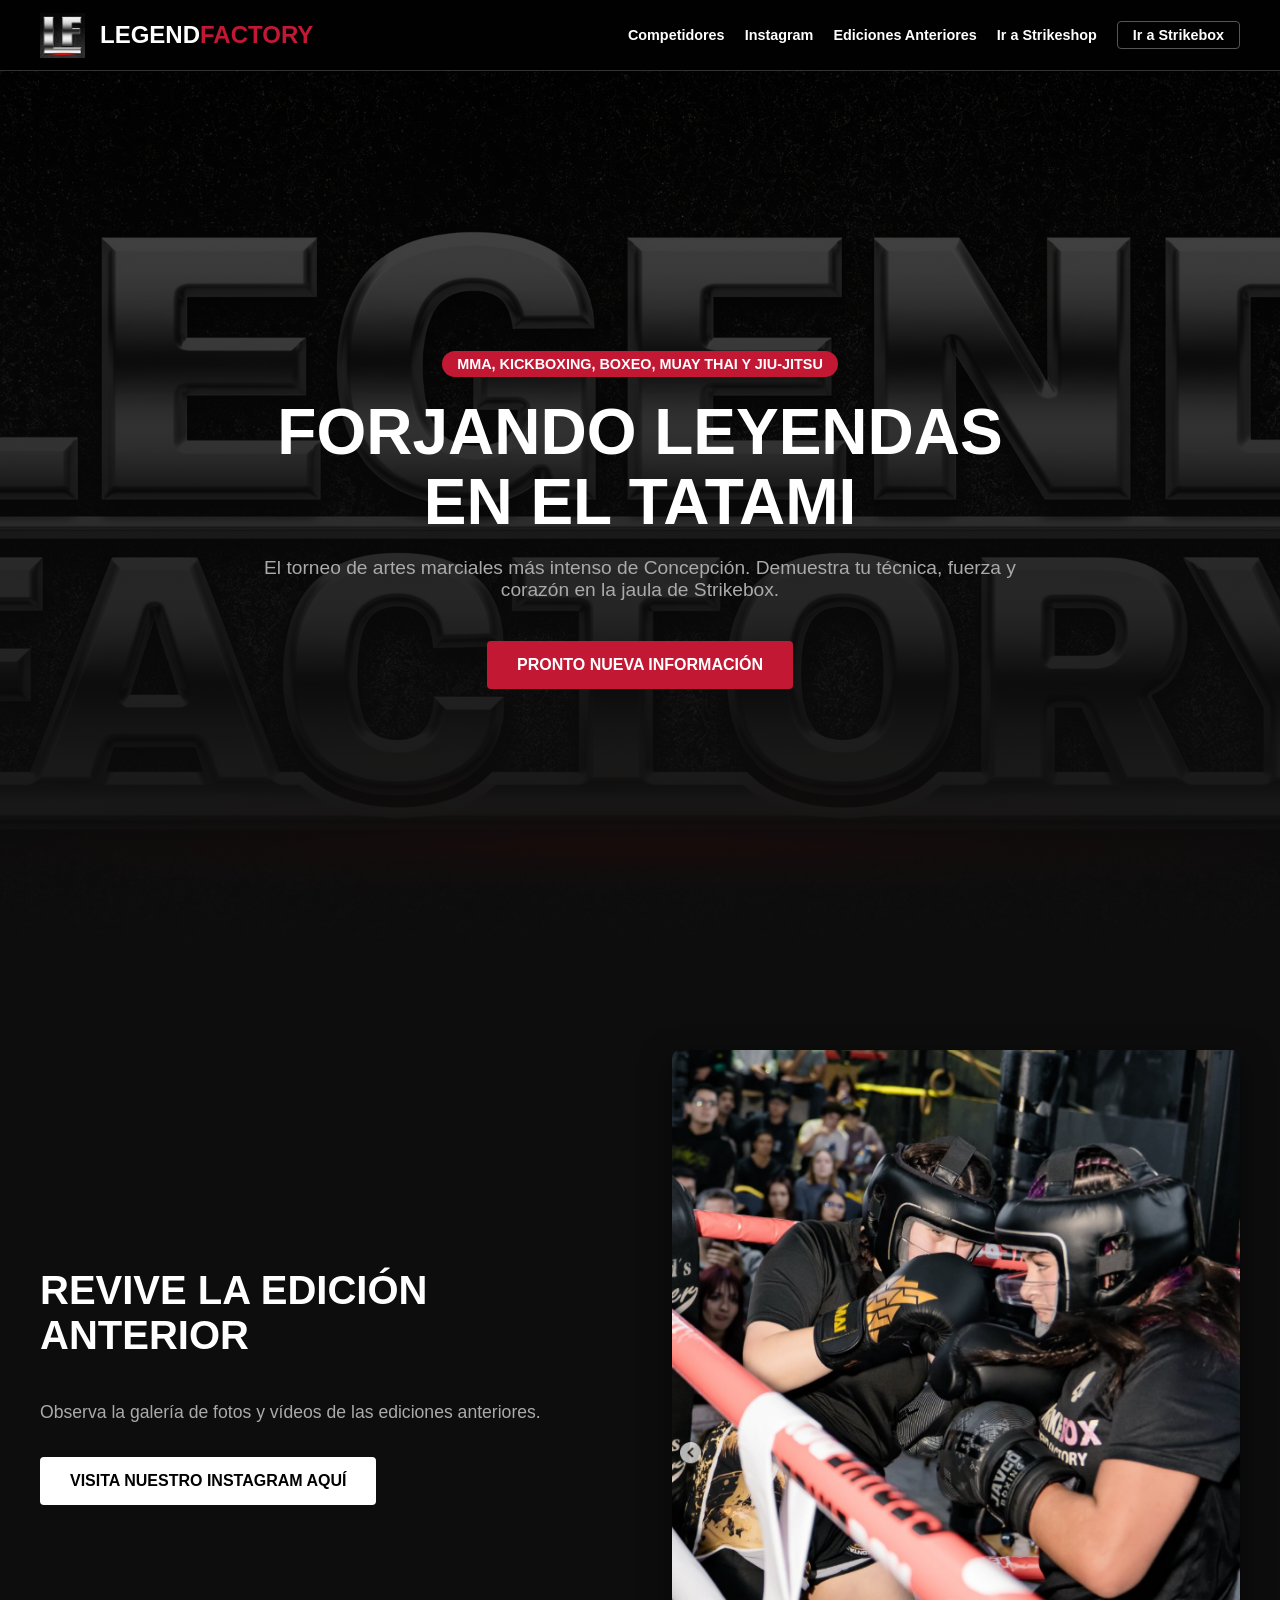
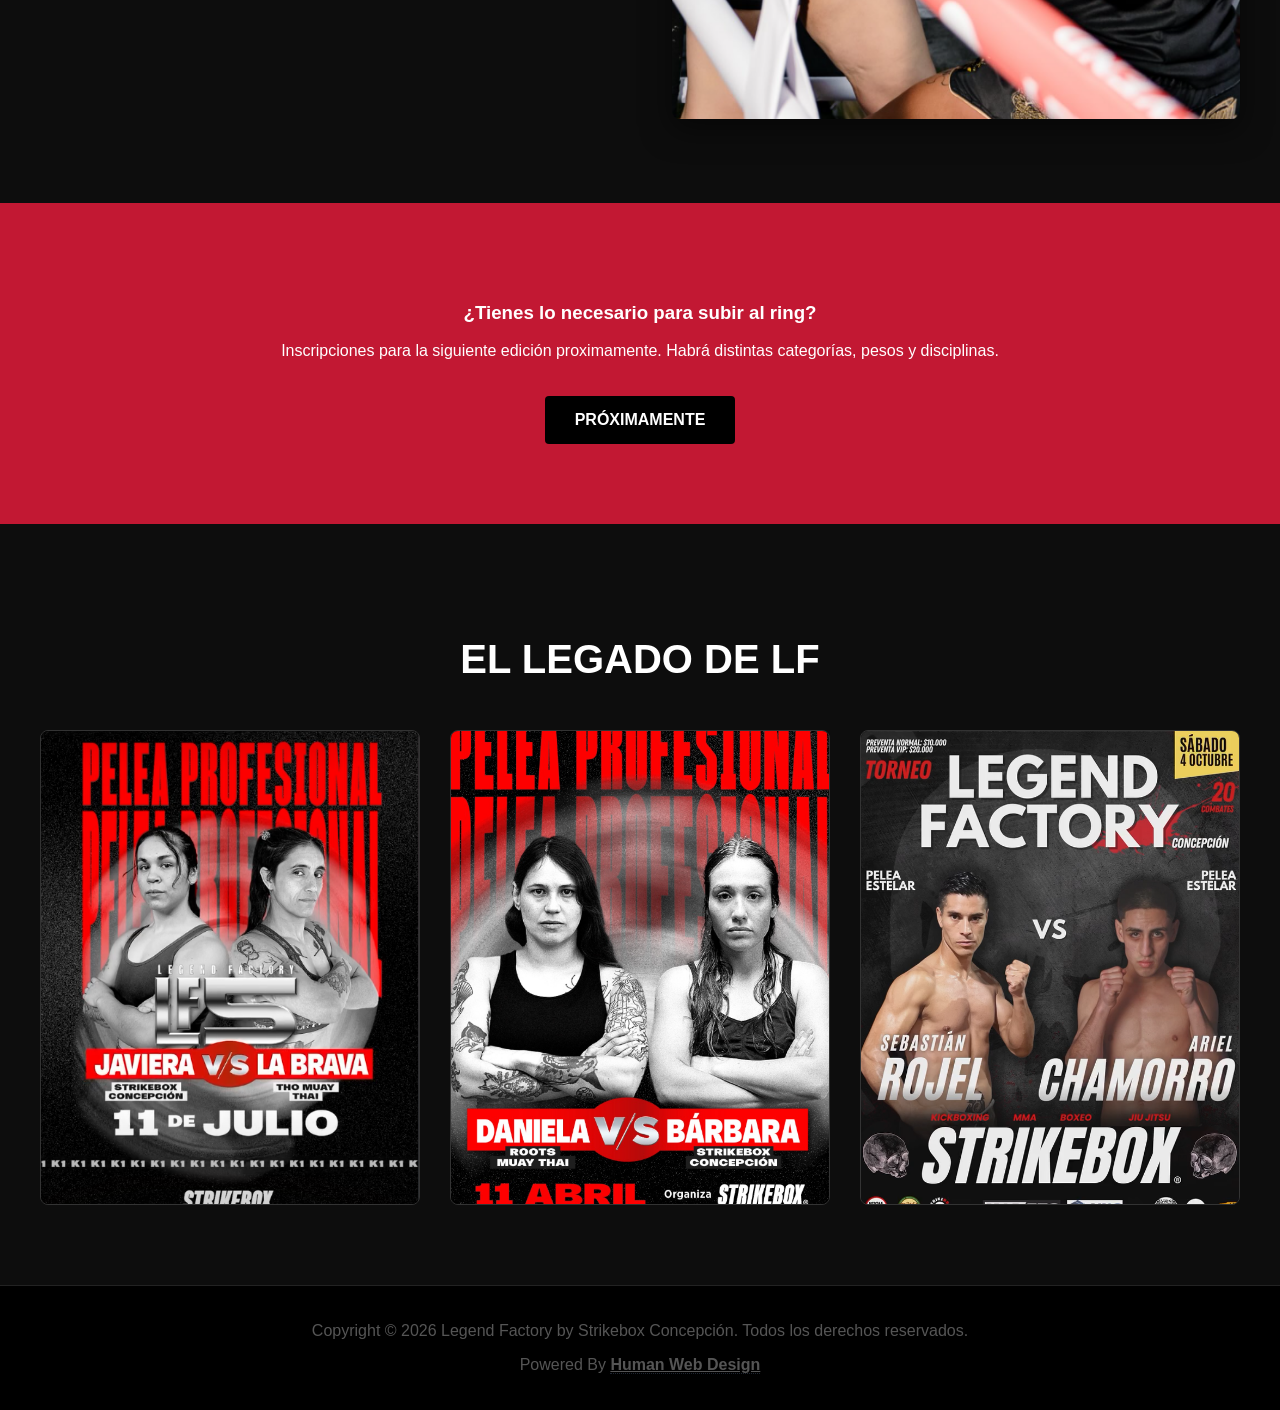
<file: legendfactory.html>
<!DOCTYPE html>
<html lang="es">
    <head>
        <meta charset="UTF-8">
        <meta name="viewport" content="width=device-width, initial-scale=1.0">
        <title>Legend Factory | Torneo Oficial Strikebox</title>
        <link rel="stylesheet" href="legendfactory.css">
        <link rel="icon" type="image/x-icon" href="assets/img/faviconlf.ico">
    </head>
    <body class="lf-body">

        <!-- Header / Navegación -->
        <header class="lf-header">
            <div class="contenedor nav-lf">
                <div class="marca-lf">
                    <img src="assets/img/logolf.webp" alt="Logo Legend Factory" class="logo-img-lf">
                    <h1 class="logo-text">LEGEND<span>FACTORY</span></h1>
                </div>
                <button class="menu-toggle" id="menu-toggle" aria-label="Abrir menú">
                    <span class="bar"></span>
                    <span class="bar"></span>
                    <span class="bar"></span>
                </button>
                <!-- SE AGREGÓ EL ID nav-links AQUÍ -->
                <nav class="enlaces-lf" id="nav-links">
                    <a href="#inscripciones">Competidores</a>
                    <a href="#entradas">Instagram</a>
                    <a href="#historia">Ediciones Anteriores</a>
                    <a href="/strikeshop">Ir a Strikeshop</a>
                    <a href="/index" class="btn-volver">Ir a Strikebox</a>
                </nav>
            </div>
        </header>

        <!-- Hero Section (Portada del Evento) -->
        <section class="hero-lf">
            <div class="hero-overlay"></div>
            <div class="contenedor hero-contenido">
                <span class="badge-lf">MMA, Kickboxing, Boxeo, Muay Thai y Jiu-Jitsu</span>
                <h2>FORJANDO LEYENDAS<br>EN EL TATAMI</h2>
                <p>El torneo de artes marciales más intenso de Concepción. Demuestra tu técnica, fuerza y corazón en la jaula de Strikebox.</p>
                
                <!-- Contador Regresivo
                <div id="contador" class="contador-lf">
                    Se inyecta con JS
                </div> -->

                <div class="hero-botones">
                    <a href="#" class="btn-lf-primario">PRONTO NUEVA INFORMACIÓN</a>
                    <!-- <a href="#" class="btn-lf-secundario">Compra de Entradas</a> -->
                </div>
            </div>
        </section>

        <!-- Sección de Entradas (Público) -->
        <section id="entradas" class="seccion-lf bg-oscuro">
            <div class="contenedor grid-entradas">
                <div class="texto-entradas">
                    <h3>REVIVE LA EDICIÓN ANTERIOR</h3>
                    <p>Observa la galería de fotos y vídeos de las ediciones anteriores.</p>
                    <a href="https://www.instagram.com/strikebox_cl/" class="btn-lf-ticket" target="_blank">VISITA NUESTRO INSTAGRAM AQUÍ</a>
                </div>
                <div class="imagen-entradas">
                    <img src="assets/img/tickets.png" alt="Público Legend Factory">
                </div>
            </div>
        </section>

        <!-- Sección de Inscripción (Peleadores) -->
        <section id="inscripciones" class="seccion-lf bg-rojo">
            <div class="contenedor text-center">
                <h3>¿Tienes lo necesario para subir al ring?</h3>
                <p>Inscripciones para la siguiente edición proximamente. Habrá distintas categorías, pesos y disciplinas.</p>
                <a href=" target="_blank" class="btn-lf-inscripcion">PRÓXIMAMENTE</a>
            </div>
        </section>

        <!-- Historia / Ediciones Anteriores -->
        <section id="historia" class="seccion-lf bg-oscuro">
            <div class="contenedor">
                <h2 class="titulo-centrado">El Legado de LF</h2>
                
                <div class="grilla-historia">
                    <!-- Afiche 1 -->
                    <a href="https://www.instagram.com/reels/DaAiqnDoQ_1/" target="_blank" class="tarjeta-legado">
                        <img src="assets/img/lf5.png" alt="LF V">
                        <div class="overlay-legado">
                            <span>Legend Factory V<br>Ver en Instagram</span>
                        </div>
                    </a>

                    <!-- Afiche 2-->
                    <a href="https://www.instagram.com/p/DVrKTcbj1bV/?utm_source=ig_embed&amp;utm_campaign=loading" target="_blank" class="tarjeta-legado">
                        <img src="assets/img/lf4.png" alt="LF IV">
                        <div class="overlay-legado">
                            <span>Legend Factory IV<br>Ver en Instagram</span>
                        </div>
                    </a>

                    <!-- Afiche 3 -->
                    <a href="https://www.instagram.com/reel/DOCeGyOlWQK/?utm_source=ig_embed&amp;utm_campaign=loading" target="_blank" class="tarjeta-legado">
                        <img src="assets/img/lf3.png" alt="LF III">
                        <div class="overlay-legado">
                            <span>Legend Factory III <br>Ver en Instagram</span>
                        </div>
                    </a>
                </div>
            </div>
        </section>

        <!-- Footer Simple -->
        <footer class="footer-lf">
            <p>Copyright &copy; 2026 Legend Factory by Strikebox Concepción. Todos los derechos reservados.</p>
            <p class="footer-powered">
                Powered By <a href="https://www.humanwebdesign.cl" target="_blank" rel="noopener noreferrer" class="powered-link">Human Web Design</a>
            </p>
        </footer>

        <script async src="//www.instagram.com/embed.js"></script>
        <script src="legendfactory.js"></script>
    </body>
</html>
</file>
<file: legendfactory.css>
/* Variables y Reseteo */
:root {
    --rojo-strike: #C21833;
    --fondo-principal: #0d0d0d;
    --fondo-secundario: #1a1a1a;
    --texto-blanco: #ffffff;
    --texto-gris: #aaaaaa;
}

body.lf-body {
    margin: 0;
    font-family: 'Montserrat', sans-serif;
    background-color: var(--fondo-principal);
    color: var(--texto-blanco);
    scroll-behavior: smooth;
    width: 100%; 
    overflow-x: hidden; 
}

.contenedor { max-width: 1200px; margin: 0 auto; padding: 0 20px; }
.text-center { text-align: center; }

/* Header */
.lf-header {
    background-color: rgba(0, 0, 0, 0.9);
    position: fixed;
    width: 100%;
    top: 0;
    z-index: 1000;
    border-bottom: 1px solid #333;
    backdrop-filter: blur(5px);
}

.nav-lf {
    display: flex;
    justify-content: space-between;
    align-items: center;
    height: 70px;
}

.menu-toggle {
    display: none;
    flex-direction: column;
    gap: 6px;
    background: none;
    border: none;
    cursor: pointer;
    z-index: 1100;
    padding: 10px;
}

.menu-toggle .bar {
    width: 30px;
    height: 3px;
    background-color: var(--texto-blanco); /* CORREGIDO: ahora es blanco */
    transition: all 0.3s ease;
    border-radius: 2px;
}

.logo-text { font-size: 1.5rem; margin: 0; font-weight: 900; }
.logo-text span { color: var(--rojo-strike); }

.enlaces-lf {
    display: flex;
    gap: 20px;
    align-items: center;
}

.enlaces-lf a {
    color: var(--texto-blanco);
    text-decoration: none;
    font-size: 0.9rem;
    font-weight: 600;
    transition: color 0.3s;
}

.enlaces-lf a:hover { color: var(--rojo-strike); }

.btn-volver {
    border: 1px solid #555;
    padding: 5px 15px;
    border-radius: 4px;
}

/* Hero Section */
.hero-lf {
    position: relative;
    height: 100vh;
    display: flex;
    align-items: center;
    justify-content: center;
    text-align: center;
    background: url('assets/img/fondolf.webp') center/cover no-repeat;
    margin-top: 70px; /* Compensa el header fijo */
}

.hero-overlay {
    position: absolute;
    top: 0; left: 0; width: 100%; height: 100%;
    background: linear-gradient(to bottom, rgba(0,0,0,0.7), rgba(13,13,13,1));
    z-index: 1;
}

.hero-contenido {
    position: relative;
    z-index: 2;
    max-width: 800px;
}

.badge-lf {
    background-color: var(--rojo-strike);
    color: white;
    padding: 5px 15px;
    text-transform: uppercase;
    font-weight: bold;
    border-radius: 30px;
    font-size: 0.9rem;
    display: inline-block;
    margin-bottom: 20px;
}

.hero-lf h2 {
    font-size: 4rem;
    margin: 0 0 20px 0;
    line-height: 1.1;
    text-transform: uppercase;
}

.hero-lf p {
    font-size: 1.2rem;
    color: var(--texto-gris);
    margin-bottom: 40px;
}

/* Contador */
.contador-lf {
    display: flex;
    justify-content: center;
    gap: 20px;
    margin-bottom: 40px;
}

.tiempo-caja {
    background-color: rgba(255, 255, 255, 0.1);
    border: 1px solid rgba(255, 255, 255, 0.2);
    padding: 15px;
    border-radius: 8px;
    min-width: 80px;
}

.tiempo-numero { display: block; font-size: 2rem; font-weight: bold; }
.tiempo-texto { display: block; font-size: 0.8rem; text-transform: uppercase; color: var(--rojo-strike); }

/* Botones Hero */
.hero-botones { display: flex; gap: 15px; justify-content: center; }

.btn-lf-primario, .btn-lf-secundario, .btn-lf-ticket, .btn-lf-inscripcion {
    padding: 15px 30px;
    font-weight: bold;
    text-decoration: none;
    border-radius: 4px;
    text-transform: uppercase;
    transition: all 0.3s;
}

.btn-lf-primario {
    background-color: var(--rojo-strike);
    color: white;
}

.btn-lf-primario:hover { background-color: #a01328; }

.btn-lf-secundario {
    background-color: transparent;
    color: white;
    border: 2px solid white;
}

.btn-lf-secundario:hover { background-color: white; color: black; }

/* Secciones Generales */
.seccion-lf { padding: 5rem 0; }
.bg-oscuro { background-color: var(--fondo-principal); }
.bg-rojo { background-color: var(--rojo-strike); color: white; }

.titulo-centrado {
    text-align: center;
    font-size: 2.5rem;
    margin-bottom: 3rem;
    text-transform: uppercase;
}

/* Entradas Grid */
.grid-entradas {
    display: grid;
    grid-template-columns: 1fr 1fr;
    gap: 4rem;
    align-items: center;
}

.texto-entradas h3 { font-size: 2.5rem; margin-top: 0; }
.texto-entradas p { color: var(--texto-gris); font-size: 1.1rem; line-height: 1.6; margin-bottom: 30px; }
.btn-lf-ticket { background-color: white; color: black; display: inline-block; }

.imagen-entradas img { width: 100%; border-radius: 8px; box-shadow: 0 10px 30px rgba(0,0,0,0.5); }

/* Inscripciones */
.btn-lf-inscripcion {
    background-color: #000;
    color: white;
    display: inline-block;
    margin-top: 20px;
}

/* Grilla Historia */
.grilla-historia {
    display: grid;
    grid-template-columns: repeat(auto-fit, minmax(300px, 1fr));
    gap: 30px;
}

.tarjeta-legado {
    position: relative;
    display: block;
    border-radius: 8px;
    overflow: hidden;
    border: 1px solid #333;
    transition: transform 0.3s ease, border-color 0.3s ease;
    background-color: var(--fondo-secundario);
}

.tarjeta-legado:hover {
    transform: translateY(-5px);
    border-color: var(--rojo-strike);
}

.tarjeta-legado img {
    width: 100%;
    aspect-ratio: 4 / 5; 
    object-fit: cover; 
    display: block;
}

.overlay-legado {
    position: absolute;
    top: 0;
    left: 0;
    width: 100%;
    height: 100%;
    background-color: rgba(194, 24, 51, 0.85); 
    display: flex;
    align-items: center;
    justify-content: center;
    opacity: 0;
    transition: opacity 0.3s ease;
}

.tarjeta-legado:hover .overlay-legado {
    opacity: 1;
}

.overlay-legado span {
    color: #ffffff;
    font-weight: 900;
    font-size: 1.2rem;
    text-transform: uppercase;
    letter-spacing: 1px;
}

.tarjeta-instagram:hover { 
    transform: translateY(-5px); 
}

/* Footer */
.footer-lf { text-align: center; padding: 20px; background-color: #000; color: #555; border-top: 1px solid #222; }

.powered-link {
    font-weight: 600;
    color: var(--color-gray-mid);
    border-bottom: 1px dotted #1e2530;
    transition: color var(--transition), border-color var(--transition);
}

.powered-link:hover {
    color: var(--color-accent);
    border-color: var(--color-accent);
}

/* Alineación de la marca */
.marca-lf {
    display: flex;
    align-items: center;
    gap: 15px; 
    text-decoration: none;
}

.logo-img-lf {
    height: 45px; 
    width: auto;
    object-fit: contain;
}

/* =========================================
   AJUSTES PARA MÓVILES (Smartphones y Tablets)
   ========================================= */
@media (max-width: 768px) {
    
    /* MODIFICADO: Menú Desplegable */
    .menu-toggle {
        display: flex; /* Ahora sí mostramos la hamburguesa */
    }

    .enlaces-lf {
        display: none; /* Oculto por defecto */
        position: absolute;
        top: 70px; /* Queda justo debajo del header */
        left: 0;
        width: 100%;
        background-color: rgba(0, 0, 0, 0.95);
        flex-direction: column;
        padding: 20px 0;
        border-bottom: 2px solid var(--rojo-strike);
    }

    .enlaces-lf.active {
        display: flex; /* Se muestra al hacer click */
    }

    /* Animación de la cruz */
    .menu-toggle.active .bar:nth-child(1) { transform: translateY(9px) rotate(45deg); }
    .menu-toggle.active .bar:nth-child(2) { opacity: 0; }
    .menu-toggle.active .bar:nth-child(3) { transform: translateY(-9px) rotate(-45deg); }

    /* Ajustes del Hero */
    .hero-lf h2 { font-size: 2.2rem; }
    .hero-botones { 
        flex-direction: column; 
        align-items: center;
        width: 100%;
    }

    .btn-lf-primario, .btn-lf-secundario {
        width: 100%;
        max-width: 300px;
    }

    /* Centrar sección de Entradas */
    .grid-entradas { 
        grid-template-columns: 1fr; 
        gap: 2rem; 
        text-align: center; 
    }
    .imagen-entradas {
        display: flex;
        justify-content: center;
    }

    /* Centrar sección del Legado */
    .grilla-historia {
        grid-template-columns: 1fr; 
        max-width: 350px; 
        margin: 0 auto; 
    }

    /* Ajustes del Contador */
    .contador-lf { gap: 8px; }
    .tiempo-caja { min-width: 65px; padding: 10px 5px; }
    .tiempo-numero { font-size: 1.5rem; }
    .tiempo-texto { font-size: 0.7rem; }
}
</file>
